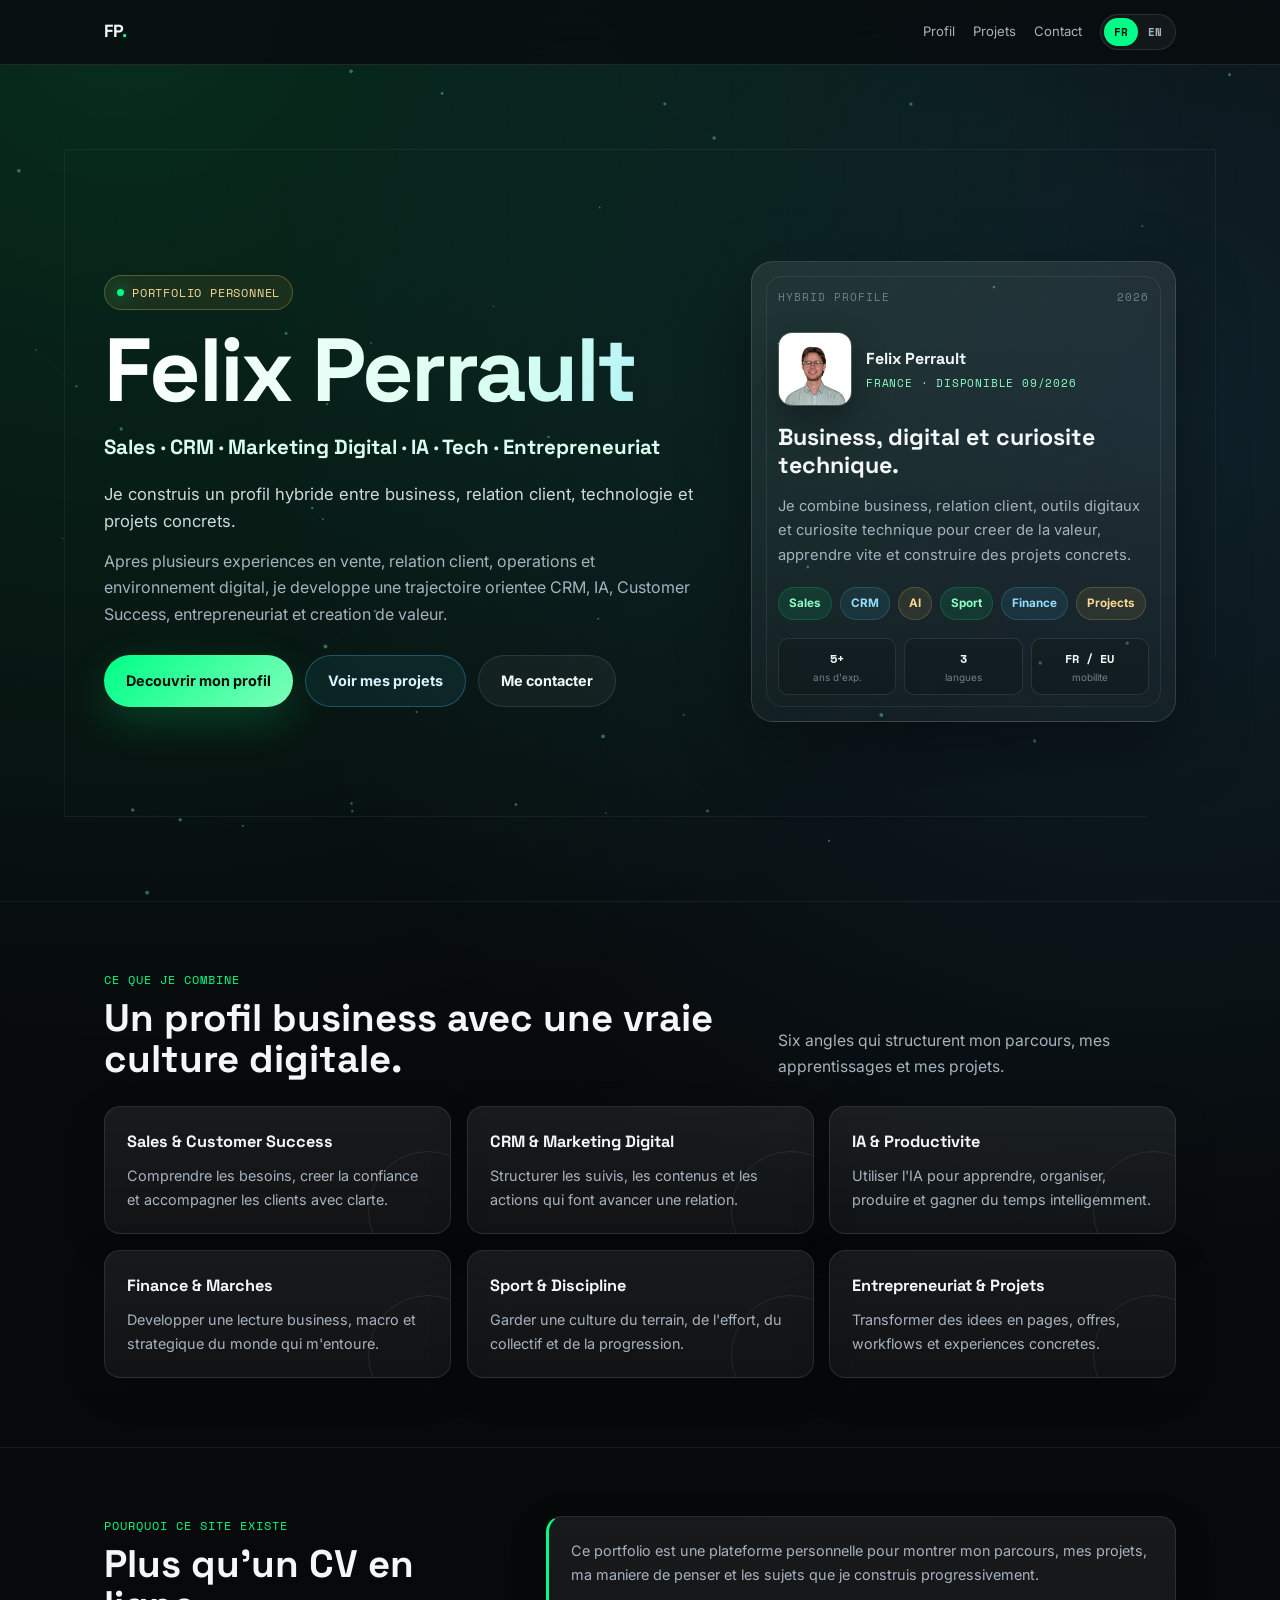
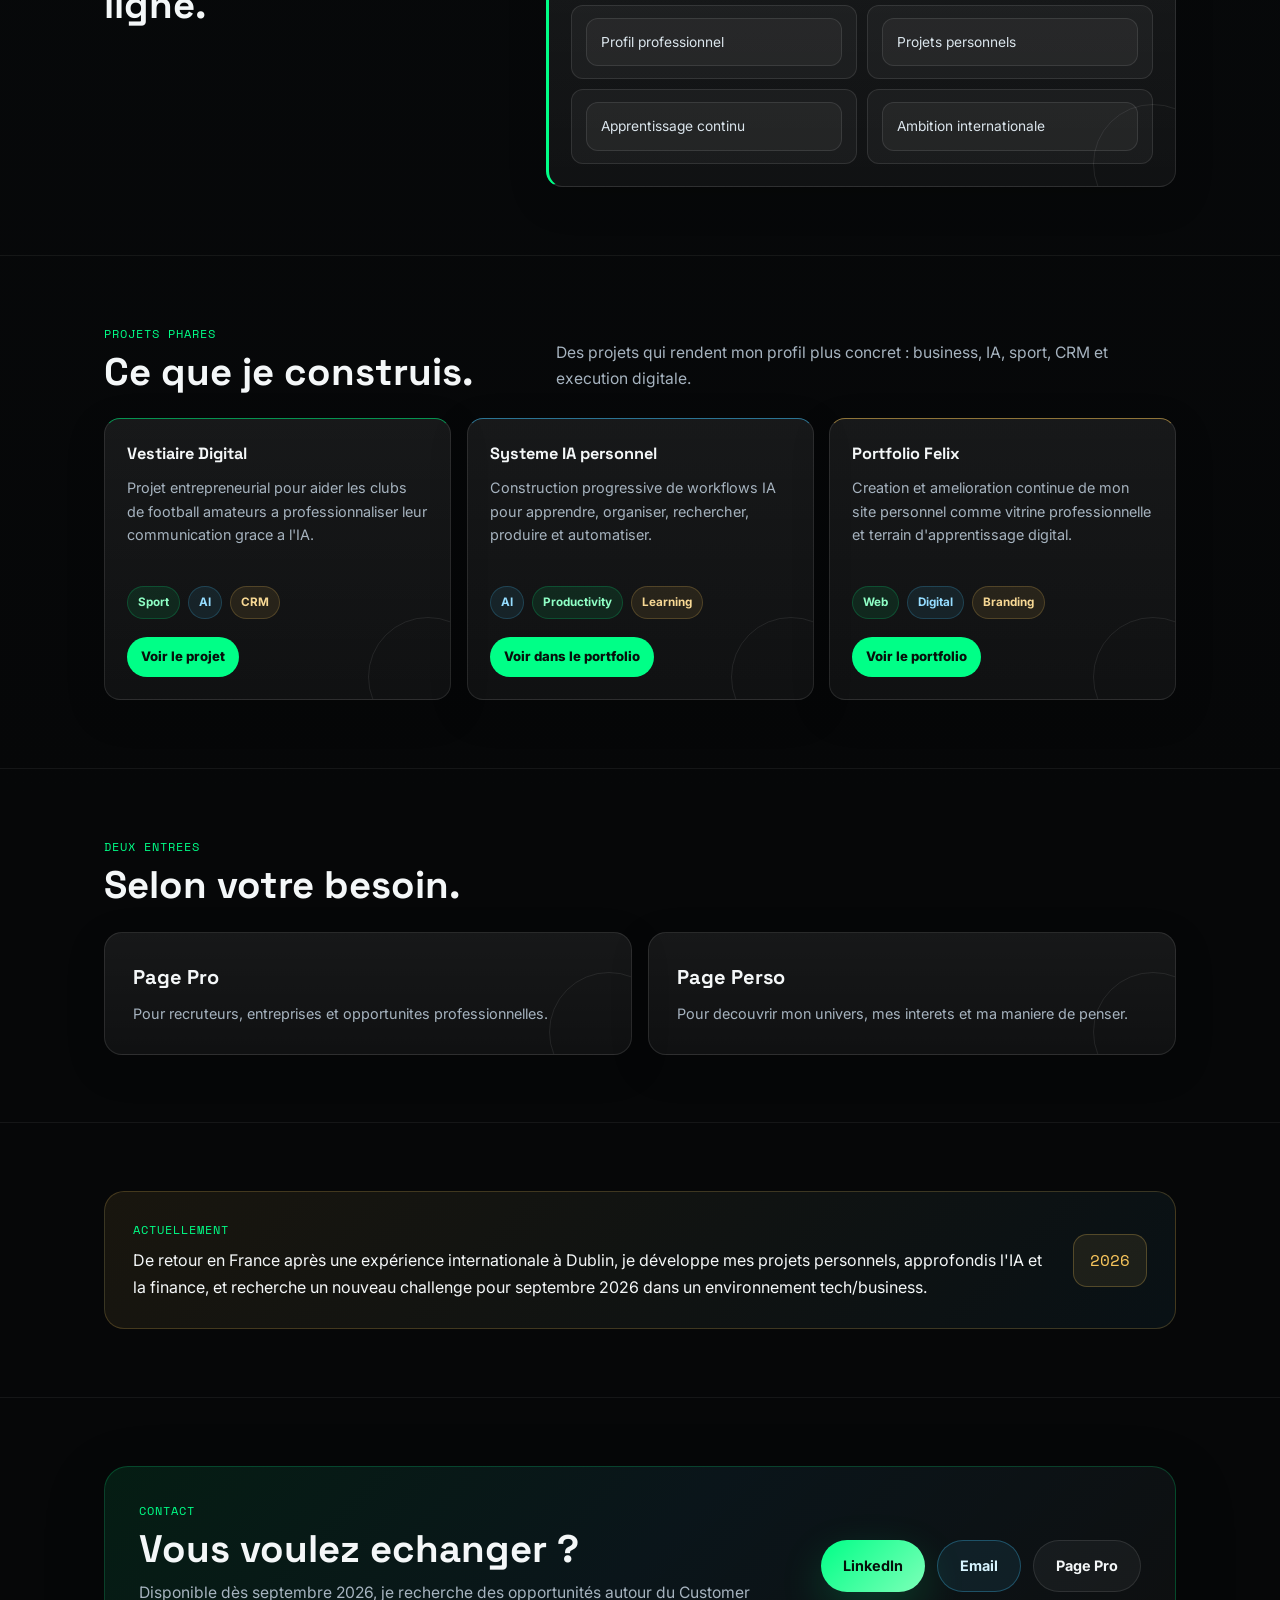
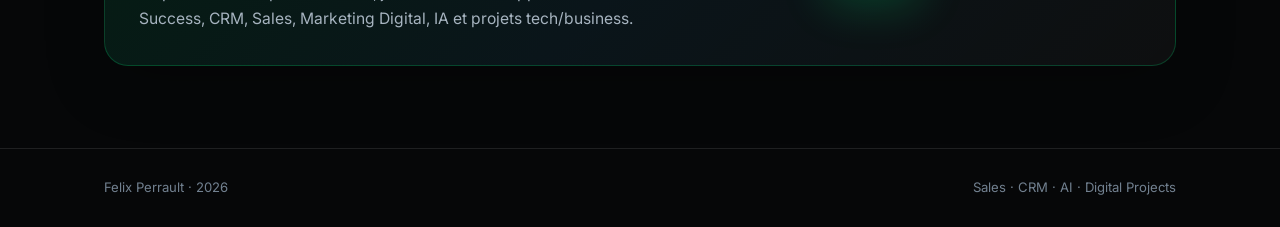
<file: index.html>
<!DOCTYPE html>
<html lang="fr" data-theme="dark" data-lang="fr">
<head>
  <meta charset="UTF-8">
  <meta name="viewport" content="width=device-width, initial-scale=1.0">
  <title>Felix Perrault | Sales, CRM, AI & Digital Projects</title>
  <meta name="description" content="Portfolio personnel de Felix Perrault, profil hybride Sales, CRM, Customer Success, Marketing Digital et IA, basé en France et disponible dès septembre 2026.">
  <meta property="og:title" content="Felix Perrault | Sales, CRM, AI & Digital Projects">
  <meta property="og:description" content="Profil hybride Sales, CRM, Customer Success, Marketing Digital et IA, basé en France et disponible dès septembre 2026.">
  <meta property="og:type" content="website">
  <meta property="og:url" content="https://felixperrault.com/">
  <meta name="author" content="Felix Perrault">
  <link rel="icon" href="data:image/svg+xml,<svg xmlns='http://www.w3.org/2000/svg' viewBox='0 0 100 100'><rect width='100' height='100' rx='20' fill='%23080808'/><text x='50' y='68' font-family='monospace' font-size='44' font-weight='bold' fill='%2300ff87' text-anchor='middle'>FP</text></svg>">
  <link rel="preconnect" href="https://fonts.googleapis.com">
  <link rel="preconnect" href="https://fonts.gstatic.com" crossorigin>
  <link href="https://fonts.googleapis.com/css2?family=Inter:wght@400;500;600;700;800&family=Space+Grotesk:wght@500;600;700&family=Space+Mono:wght@400;700&display=swap" rel="stylesheet">
  <style>
    *,*::before,*::after{box-sizing:border-box;margin:0;padding:0}
    :root{
      --bg:#080b0d;
      --bg2:#0d1216;
      --panel:rgba(255,255,255,.045);
      --panel2:rgba(255,255,255,.07);
      --text:#f4f7f8;
      --muted:#a6b3bf;
      --soft:#728190;
      --line:rgba(255,255,255,.1);
      --green:#00ff87;
      --blue:#44c7ff;
      --gold:#f8c65c;
      --orange:#ff8a3d;
      --shadow:rgba(0,0,0,.38);
    }
    html{scroll-behavior:smooth;scroll-padding-top:84px}
    body{font-family:Inter,system-ui,sans-serif;background:
      radial-gradient(circle at 10% 0%,rgba(0,255,135,.14),transparent 30%),
      radial-gradient(circle at 90% 12%,rgba(68,199,255,.12),transparent 28%),
      linear-gradient(180deg,var(--bg),#060708 70%);
      color:var(--text);line-height:1.65;overflow-x:hidden}
    body::before{content:"";position:fixed;inset:0;pointer-events:none;background:
      linear-gradient(90deg,rgba(255,255,255,.025) 1px,transparent 1px),
      linear-gradient(rgba(255,255,255,.018) 1px,transparent 1px);
      background-size:56px 56px;mask-image:linear-gradient(to bottom,black,transparent 70%);opacity:.55}
    .page-progress{position:fixed;top:0;left:0;z-index:50;width:0;height:3px;background:linear-gradient(90deg,var(--green),var(--blue),var(--gold));box-shadow:0 0 18px rgba(0,255,135,.45);pointer-events:none}
    a{color:inherit;text-decoration:none}
    .container{width:min(1120px,100%);margin:0 auto;padding:0 24px}
    .nav{position:sticky;top:0;z-index:20;background:rgba(8,11,13,.78);backdrop-filter:blur(18px);border-bottom:1px solid var(--line)}
    .nav-in{height:64px;display:flex;align-items:center;justify-content:space-between;gap:18px}
    .brand{font-family:"Space Grotesk",sans-serif;font-size:1.1rem;font-weight:800;letter-spacing:.2px}
    .brand span{color:var(--green)}
    .nav-links{display:flex;align-items:center;gap:18px;font-size:.82rem;color:var(--muted)}
    .nav-links a{transition:color .2s}
    .nav-links a:hover{color:var(--text)}
    .lang-sw{display:inline-flex;border:1px solid var(--line);border-radius:999px;background:rgba(255,255,255,.045);padding:3px}
    .lang-sw button{border:0;background:transparent;color:var(--muted);font-family:"Space Mono",monospace;font-size:.68rem;font-weight:700;padding:6px 10px;border-radius:999px;cursor:pointer}
    .lang-sw button.active{background:var(--green);color:#07100b}
    .hero{position:relative;min-height:calc(100vh - 64px);display:flex;align-items:center;padding:76px 0 60px;isolation:isolate;overflow:hidden}
    .hero::before{content:"";position:absolute;inset:10% 5%;z-index:-1;border:1px solid rgba(255,255,255,.055);clip-path:polygon(0 0,100% 0,100% 76%,94% 76%,94% 100%,0 100%);pointer-events:none}
    .hero-canvas{position:absolute;inset:0;width:100%;height:100%;z-index:-2;pointer-events:none;opacity:.82}
    .hero-grid{position:relative;z-index:1;display:grid;grid-template-columns:minmax(0,1.05fr) minmax(320px,.75fr);gap:52px;align-items:center}
    .eyebrow{display:inline-flex;align-items:center;gap:8px;margin-bottom:18px;padding:7px 12px;border:1px solid rgba(248,198,92,.28);border-radius:999px;background:rgba(248,198,92,.08);font-family:"Space Mono",monospace;font-size:.72rem;color:#f7d894;text-transform:uppercase;letter-spacing:.8px}
    .eyebrow::before{content:"";width:7px;height:7px;border-radius:50%;background:var(--green);box-shadow:0 0 18px var(--green)}
    h1,h2,h3{font-family:"Space Grotesk",sans-serif}
    h1{font-size:clamp(2.8rem,7vw,5.7rem);line-height:.95;letter-spacing:-.03em;margin-bottom:18px;background:linear-gradient(105deg,#fff 0%,#d8fff0 38%,#8fe7ff 64%,#fff 100%);background-size:180% 100%;background-clip:text;-webkit-background-clip:text;color:transparent;animation:titleShift 7s linear infinite}
    @keyframes titleShift{to{background-position:180% 0}}
    .hero-sub{font-family:"Space Grotesk",sans-serif;font-size:clamp(1.02rem,2vw,1.28rem);font-weight:700;color:#d9fff0;margin-bottom:16px}
    .hero-lead{font-size:1.04rem;color:#d1d9df;max-width:650px;margin-bottom:12px}
    .hero-small{color:var(--muted);max-width:620px;margin-bottom:28px}
    .actions{display:flex;gap:12px;flex-wrap:wrap}
    .btn{display:inline-flex;align-items:center;justify-content:center;gap:8px;padding:13px 22px;border-radius:999px;font-weight:700;font-size:.9rem;transition:transform .2s,border-color .2s,background .2s,box-shadow .2s;min-height:48px;will-change:transform}
    .btn:hover{transform:translateY(-3px)}
    .btn-primary{background:linear-gradient(135deg,var(--green),#7dffb8);color:#06100b;box-shadow:0 16px 44px rgba(0,255,135,.18)}
    .btn-secondary{border:1px solid rgba(68,199,255,.3);background:rgba(68,199,255,.08);color:#d7f4ff}
    .btn-ghost{border:1px solid var(--line);background:rgba(255,255,255,.045);color:var(--text)}
    .identity-card{position:relative;overflow:hidden;border:1px solid rgba(255,255,255,.13);border-radius:22px;background:linear-gradient(180deg,rgba(255,255,255,.085),rgba(255,255,255,.035));box-shadow:0 24px 70px var(--shadow);padding:26px;transform-style:preserve-3d;will-change:transform;transition:transform .18s ease-out,border-color .25s,box-shadow .25s}
    .identity-card:hover{border-color:rgba(68,199,255,.32);box-shadow:0 28px 80px rgba(0,0,0,.46),0 0 40px rgba(68,199,255,.08)}
    .identity-card::before{content:"";position:absolute;inset:14px;border:1px solid rgba(255,255,255,.08);border-radius:16px;pointer-events:none}
    .signal{position:relative;z-index:1;display:grid;gap:14px}
    .signal-top{display:flex;justify-content:space-between;gap:14px;color:var(--soft);font-family:"Space Mono",monospace;font-size:.7rem;text-transform:uppercase;letter-spacing:1px}
    .profile-row{display:flex;align-items:center;gap:14px;padding:12px 0 4px}
    .profile-photo{width:74px;height:74px;flex:0 0 auto;object-fit:cover;object-position:center 28%;border-radius:14px;border:1px solid rgba(255,255,255,.2);box-shadow:0 14px 34px rgba(0,0,0,.35)}
    .profile-meta strong{display:block;font-family:"Space Grotesk",sans-serif;font-size:1rem;color:var(--text)}
    .profile-meta span{display:block;margin-top:3px;color:#8fffc5;font-family:"Space Mono",monospace;font-size:.68rem;text-transform:uppercase;letter-spacing:.8px}
    .signal h2{font-size:1.45rem;line-height:1.2}
    .signal p{color:var(--muted);font-size:.92rem}
    .chips{display:flex;flex-wrap:wrap;gap:8px;margin-top:6px}
    .chip{font-size:.73rem;font-weight:700;color:#8fffc5;background:rgba(0,255,135,.09);border:1px solid rgba(0,255,135,.18);padding:6px 10px;border-radius:999px}
    .chip.blue{color:#95ddff;background:rgba(68,199,255,.09);border-color:rgba(68,199,255,.2)}
    .chip.gold{color:#f7d894;background:rgba(248,198,92,.09);border-color:rgba(248,198,92,.2)}
    .signal-metrics{display:grid;grid-template-columns:repeat(3,minmax(0,1fr));gap:8px;padding-top:4px}
    .signal-metrics div{min-width:0;padding:10px 8px;border:1px solid var(--line);border-radius:10px;background:rgba(0,0,0,.16);text-align:center}
    .signal-metrics strong{display:block;color:var(--text);font-family:"Space Mono",monospace;font-size:.72rem;white-space:nowrap}
    .signal-metrics span{display:block;margin-top:3px;color:var(--soft);font-size:.62rem;line-height:1.25}
    section{padding:68px 0;border-top:1px solid rgba(255,255,255,.06)}
    .section-head{display:flex;align-items:end;justify-content:space-between;gap:24px;margin-bottom:26px}
    .section-kicker{font-family:"Space Mono",monospace;font-size:.72rem;color:var(--green);letter-spacing:1px;text-transform:uppercase;margin-bottom:8px}
    .section-title{font-size:clamp(1.65rem,3vw,2.4rem);line-height:1.08}
    .section-sub{max-width:620px;color:var(--muted);font-size:.98rem}
    .grid{display:grid;gap:16px}
    .combo-grid{grid-template-columns:repeat(3,minmax(0,1fr))}
    .card{--mx:50%;--my:50%;position:relative;overflow:hidden;border:1px solid var(--line);border-radius:16px;background:linear-gradient(180deg,var(--panel2),var(--panel));padding:22px;box-shadow:0 12px 38px rgba(0,0,0,.18);transition:transform .25s,border-color .25s,box-shadow .25s;will-change:transform}
    .card::before{content:"";position:absolute;inset:0;background:radial-gradient(260px circle at var(--mx) var(--my),rgba(68,199,255,.13),transparent 66%);opacity:0;transition:opacity .25s;pointer-events:none}
    .card::after{content:"";position:absolute;right:-38px;bottom:-38px;width:120px;height:120px;border-radius:50%;border:1px solid rgba(255,255,255,.08);transition:transform .35s,border-color .35s}
    .card:hover{transform:translateY(-5px);border-color:rgba(68,199,255,.28);box-shadow:0 20px 52px rgba(0,0,0,.28)}
    .card:hover::before{opacity:1}
    .card:hover::after{transform:scale(1.12);border-color:rgba(0,255,135,.22)}
    .card h3{font-size:1.02rem;margin-bottom:8px}
    .card p{position:relative;z-index:1;color:var(--muted);font-size:.9rem}
    .story{display:grid;grid-template-columns:.8fr 1.2fr;gap:22px;align-items:stretch}
    .story-panel{border-left:3px solid var(--green)}
    .mini-list{display:grid;grid-template-columns:repeat(2,minmax(0,1fr));gap:10px}
    .mini-list span{display:block;padding:12px 14px;border:1px solid var(--line);border-radius:12px;background:rgba(255,255,255,.04);font-size:.86rem;color:#dbe5ec}
    .project-grid{grid-template-columns:repeat(3,minmax(0,1fr))}
    .project-card{display:flex;flex-direction:column;min-height:282px}
    .project-card::marker{display:none}
    .project-card:nth-child(1){border-top-color:rgba(0,255,135,.55)}
    .project-card:nth-child(2){border-top-color:rgba(68,199,255,.55)}
    .project-card:nth-child(3){border-top-color:rgba(248,198,92,.55)}
    .project-card .chips{margin-top:auto;padding-top:18px}
    .project-link{margin-top:18px;color:#07100b;background:var(--green);width:max-content;max-width:100%;padding:9px 14px;border-radius:999px;font-size:.82rem;font-weight:800}
    .entry-grid{grid-template-columns:repeat(2,minmax(0,1fr))}
    .entry-card{padding:28px;border-radius:18px}
    .entry-card h3{font-size:1.25rem}
    .now{display:grid;grid-template-columns:1fr auto;gap:24px;align-items:center;border:1px solid rgba(248,198,92,.2);border-radius:20px;background:linear-gradient(135deg,rgba(248,198,92,.08),rgba(68,199,255,.055));padding:28px}
    .year{font-family:"Space Mono",monospace;font-size:1rem;color:var(--gold);border:1px solid rgba(248,198,92,.25);border-radius:14px;padding:12px 16px;background:rgba(248,198,92,.08)}
    .cta{padding-bottom:82px}
    .cta-box{display:grid;grid-template-columns:1fr auto;gap:22px;align-items:center;border:1px solid rgba(0,255,135,.2);border-radius:24px;background:linear-gradient(135deg,rgba(0,255,135,.09),rgba(68,199,255,.075),rgba(255,255,255,.035));padding:34px;box-shadow:0 18px 60px rgba(0,0,0,.24)}
    footer{padding:28px 0;color:var(--soft);border-top:1px solid var(--line);font-size:.82rem}
    .footer-in{display:flex;justify-content:space-between;gap:14px;flex-wrap:wrap}
    .reveal{opacity:0;transform:translateY(26px);transition:opacity .7s ease,transform .7s cubic-bezier(.2,.75,.25,1)}
    .reveal.is-visible{opacity:1;transform:none}
    html[data-lang="en"] [data-lang="fr"]{display:none!important}
    html[data-lang="en"] [data-lang="en"]{display:initial}
    html[data-lang="fr"] [data-lang="en"]{display:none!important}
    @media(max-width:880px){
      .hero{min-height:auto;padding-top:58px}
      .hero::before{inset:6% 18px}
      .hero-grid,.story,.now,.cta-box{grid-template-columns:1fr}
      .identity-card{max-width:520px}
      .section-head{display:block}
      .section-sub{margin-top:10px}
      .combo-grid,.project-grid{grid-template-columns:repeat(2,minmax(0,1fr))}
      .cta-box .actions{justify-content:flex-start}
    }
    @media(max-width:640px){
      .container{padding:0 18px}
      .nav-in{height:auto;min-height:64px;padding:10px 0;align-items:flex-start}
      .nav-links{gap:10px;flex-wrap:wrap;justify-content:flex-end}
      .nav-links a{display:none}
      .combo-grid,.project-grid,.entry-grid,.mini-list{grid-template-columns:1fr}
      section{padding:48px 0}
      .actions{flex-direction:column}
      .btn,.project-link{width:100%}
      .hero-small{margin-bottom:22px}
      .identity-card,.card,.now,.cta-box{border-radius:14px}
      h1{font-size:clamp(2.55rem,15vw,4rem)}
    }
    @media(max-width:420px){
      .signal-metrics{grid-template-columns:1fr}
      .profile-photo{width:64px;height:64px}
    }
    @media(prefers-reduced-motion:reduce){
      html{scroll-behavior:auto}
      *,*::before,*::after{animation-duration:.01ms!important;animation-iteration-count:1!important;transition-duration:.01ms!important}
      .reveal{opacity:1;transform:none}
      .hero-canvas{display:none}
    }
  </style>
</head>
<body>
  <div class="page-progress" id="pageProgress" aria-hidden="true"></div>
  <nav class="nav" aria-label="Navigation principale">
    <div class="container nav-in">
      <a class="brand" href="./">FP<span>.</span></a>
      <div class="nav-links">
        <a href="./pro/"><span data-lang="fr">Profil</span><span data-lang="en">Profile</span></a>
        <a href="#projects"><span data-lang="fr">Projets</span><span data-lang="en">Projects</span></a>
        <a href="#contact">Contact</a>
        <div class="lang-sw" role="group" aria-label="Language">
          <button id="btnFr" type="button" aria-pressed="true">FR</button>
          <button id="btnEn" type="button" aria-pressed="false">EN</button>
        </div>
      </div>
    </div>
  </nav>

  <main>
    <header class="hero">
      <canvas class="hero-canvas" id="heroCanvas" aria-hidden="true"></canvas>
      <div class="container hero-grid">
        <div>
          <span class="eyebrow"><span data-lang="fr">Portfolio personnel</span><span data-lang="en">Personal portfolio</span></span>
          <h1>Felix Perrault</h1>
          <p class="hero-sub">Sales &middot; CRM &middot; Marketing Digital &middot; IA &middot; Tech &middot; Entrepreneuriat</p>
          <p class="hero-lead">
            <span data-lang="fr">Je construis un profil hybride entre business, relation client, technologie et projets concrets.</span>
            <span data-lang="en">I build a hybrid profile across business, customer relationships, technology and concrete projects.</span>
          </p>
          <p class="hero-small">
            <span data-lang="fr">Apres plusieurs experiences en vente, relation client, operations et environnement digital, je developpe une trajectoire orientee CRM, IA, Customer Success, entrepreneuriat et creation de valeur.</span>
            <span data-lang="en">After several experiences in sales, customer relations, operations and digital environments, I am building a path focused on CRM, AI, Customer Success, entrepreneurship and value creation.</span>
          </p>
          <div class="actions">
            <a class="btn btn-primary" href="./pro/"><span data-lang="fr">Decouvrir mon profil</span><span data-lang="en">Explore my profile</span></a>
            <a class="btn btn-secondary" href="#projects"><span data-lang="fr">Voir mes projets</span><span data-lang="en">View my projects</span></a>
            <a class="btn btn-ghost" href="#contact"><span data-lang="fr">Me contacter</span><span data-lang="en">Contact me</span></a>
          </div>
        </div>
        <aside class="identity-card" aria-label="Positionnement">
          <div class="signal">
            <div class="signal-top"><span>Hybrid profile</span><span>2026</span></div>
            <div class="profile-row">
              <img class="profile-photo" src="./assets/images/felix-photo.jpg" alt="Felix Perrault" width="74" height="74">
              <div class="profile-meta">
                <strong>Felix Perrault</strong>
                <span><span data-lang="fr">France · Disponible 09/2026</span><span data-lang="en">France · Available 09/2026</span></span>
              </div>
            </div>
            <h2><span data-lang="fr">Business, digital et curiosite technique.</span><span data-lang="en">Business, digital and technical curiosity.</span></h2>
            <p>
              <span data-lang="fr">Je combine business, relation client, outils digitaux et curiosite technique pour creer de la valeur, apprendre vite et construire des projets concrets.</span>
              <span data-lang="en">I combine business, customer relationship, digital tools and technical curiosity to learn fast, build concrete projects and create value.</span>
            </p>
            <div class="chips">
              <span class="chip">Sales</span>
              <span class="chip blue">CRM</span>
              <span class="chip gold">AI</span>
              <span class="chip">Sport</span>
              <span class="chip blue">Finance</span>
              <span class="chip gold">Projects</span>
            </div>
            <div class="signal-metrics" aria-label="Highlights">
              <div><strong>5+</strong><span data-lang="fr">ans d'exp.</span><span data-lang="en">years exp.</span></div>
              <div><strong>3</strong><span data-lang="fr">langues</span><span data-lang="en">languages</span></div>
              <div><strong>FR / EU</strong><span data-lang="fr">mobilite</span><span data-lang="en">mobility</span></div>
            </div>
          </div>
        </aside>
      </div>
    </header>

    <section id="combine">
      <div class="container">
        <div class="section-head">
          <div>
            <p class="section-kicker"><span data-lang="fr">Ce que je combine</span><span data-lang="en">What I combine</span></p>
            <h2 class="section-title"><span data-lang="fr">Un profil business avec une vraie culture digitale.</span><span data-lang="en">A business profile with real digital culture.</span></h2>
          </div>
          <p class="section-sub"><span data-lang="fr">Six angles qui structurent mon parcours, mes apprentissages et mes projets.</span><span data-lang="en">Six angles that shape my path, my learning and my projects.</span></p>
        </div>
        <div class="grid combo-grid">
          <article class="card"><h3>Sales & Customer Success</h3><p><span data-lang="fr">Comprendre les besoins, creer la confiance et accompagner les clients avec clarte.</span><span data-lang="en">Understanding needs, building trust and supporting customers with clarity.</span></p></article>
          <article class="card"><h3>CRM & Marketing Digital</h3><p><span data-lang="fr">Structurer les suivis, les contenus et les actions qui font avancer une relation.</span><span data-lang="en">Structuring follow-ups, content and actions that move relationships forward.</span></p></article>
          <article class="card"><h3>IA & Productivite</h3><p><span data-lang="fr">Utiliser l'IA pour apprendre, organiser, produire et gagner du temps intelligemment.</span><span data-lang="en">Using AI to learn, organize, produce and save time intelligently.</span></p></article>
          <article class="card"><h3>Finance & Marches</h3><p><span data-lang="fr">Developper une lecture business, macro et strategique du monde qui m'entoure.</span><span data-lang="en">Developing a business, macro and strategic view of the world around me.</span></p></article>
          <article class="card"><h3>Sport & Discipline</h3><p><span data-lang="fr">Garder une culture du terrain, de l'effort, du collectif et de la progression.</span><span data-lang="en">Keeping a culture of the field, effort, teamwork and progression.</span></p></article>
          <article class="card"><h3>Entrepreneuriat & Projets</h3><p><span data-lang="fr">Transformer des idees en pages, offres, workflows et experiences concretes.</span><span data-lang="en">Turning ideas into pages, offers, workflows and concrete experiences.</span></p></article>
        </div>
      </div>
    </section>

    <section id="why">
      <div class="container story">
        <div>
          <p class="section-kicker"><span data-lang="fr">Pourquoi ce site existe</span><span data-lang="en">Why this site exists</span></p>
          <h2 class="section-title"><span data-lang="fr">Plus qu'un CV en ligne.</span><span data-lang="en">More than an online resume.</span></h2>
        </div>
        <div class="card story-panel">
          <p>
            <span data-lang="fr">Ce portfolio est une plateforme personnelle pour montrer mon parcours, mes projets, ma maniere de penser et les sujets que je construis progressivement.</span>
            <span data-lang="en">This portfolio is a personal platform to show my path, my projects, my way of thinking and the topics I am progressively building.</span>
          </p>
          <div class="mini-list" style="margin-top:18px">
            <span><span data-lang="fr">Profil professionnel</span><span data-lang="en">Professional profile</span></span>
            <span><span data-lang="fr">Projets personnels</span><span data-lang="en">Personal projects</span></span>
            <span><span data-lang="fr">Apprentissage continu</span><span data-lang="en">Continuous learning</span></span>
            <span><span data-lang="fr">Ambition internationale</span><span data-lang="en">International ambition</span></span>
          </div>
        </div>
      </div>
    </section>

    <section id="projects">
      <div class="container">
        <div class="section-head">
          <div>
            <p class="section-kicker"><span data-lang="fr">Projets phares</span><span data-lang="en">Featured projects</span></p>
            <h2 class="section-title"><span data-lang="fr">Ce que je construis.</span><span data-lang="en">What I am building.</span></h2>
          </div>
          <p class="section-sub"><span data-lang="fr">Des projets qui rendent mon profil plus concret : business, IA, sport, CRM et execution digitale.</span><span data-lang="en">Projects that make my profile tangible: business, AI, sport, CRM and digital execution.</span></p>
        </div>
        <div class="grid project-grid">
          <article class="card project-card">
            <h3>Vestiaire Digital</h3>
            <p><span data-lang="fr">Projet entrepreneurial pour aider les clubs de football amateurs a professionnaliser leur communication grace a l'IA.</span><span data-lang="en">Entrepreneurial project helping amateur football clubs professionalize their communication with AI.</span></p>
            <div class="chips"><span class="chip">Sport</span><span class="chip blue">AI</span><span class="chip gold">CRM</span></div>
            <a class="project-link" href="./pro/#portfolio"><span data-lang="fr">Voir le projet</span><span data-lang="en">View project</span></a>
          </article>
          <article class="card project-card">
            <h3><span data-lang="fr">Systeme IA personnel</span><span data-lang="en">Personal AI system</span></h3>
            <p><span data-lang="fr">Construction progressive de workflows IA pour apprendre, organiser, rechercher, produire et automatiser.</span><span data-lang="en">Progressive build of AI workflows to learn, organize, research, produce and automate.</span></p>
            <div class="chips"><span class="chip blue">AI</span><span class="chip">Productivity</span><span class="chip gold">Learning</span></div>
            <a class="project-link" href="./pro/#portfolio"><span data-lang="fr">Voir dans le portfolio</span><span data-lang="en">View in portfolio</span></a>
          </article>
          <article class="card project-card">
            <h3>Portfolio Felix</h3>
            <p><span data-lang="fr">Creation et amelioration continue de mon site personnel comme vitrine professionnelle et terrain d'apprentissage digital.</span><span data-lang="en">Continuous creation and improvement of my personal website as a professional showcase and digital learning ground.</span></p>
            <div class="chips"><span class="chip">Web</span><span class="chip blue">Digital</span><span class="chip gold">Branding</span></div>
            <a class="project-link" href="./pro/#portfolio"><span data-lang="fr">Voir le portfolio</span><span data-lang="en">View portfolio</span></a>
          </article>
        </div>
      </div>
    </section>

    <section id="entries">
      <div class="container">
        <div class="section-head">
          <div>
            <p class="section-kicker"><span data-lang="fr">Deux entrees</span><span data-lang="en">Two entry points</span></p>
            <h2 class="section-title"><span data-lang="fr">Selon votre besoin.</span><span data-lang="en">Depending on what you need.</span></h2>
          </div>
        </div>
        <div class="grid entry-grid">
          <a class="card entry-card" href="./pro/">
            <h3><span data-lang="fr">Page Pro</span><span data-lang="en">Pro page</span></h3>
            <p><span data-lang="fr">Pour recruteurs, entreprises et opportunites professionnelles.</span><span data-lang="en">For recruiters, companies and professional opportunities.</span></p>
          </a>
          <a class="card entry-card" href="./perso/">
            <h3><span data-lang="fr">Page Perso</span><span data-lang="en">Personal page</span></h3>
            <p><span data-lang="fr">Pour decouvrir mon univers, mes interets et ma maniere de penser.</span><span data-lang="en">To discover my universe, interests and way of thinking.</span></p>
          </a>
        </div>
      </div>
    </section>

    <section id="now">
      <div class="container">
        <div class="now">
          <div>
            <p class="section-kicker"><span data-lang="fr">Actuellement</span><span data-lang="en">Currently</span></p>
            <p>
              <span data-lang="fr">De retour en France apr&egrave;s une exp&eacute;rience internationale &agrave; Dublin, je d&eacute;veloppe mes projets personnels, approfondis l'IA et la finance, et recherche un nouveau challenge pour septembre 2026 dans un environnement tech/business.</span>
              <span data-lang="en">Back in France after an international experience in Dublin, I am developing personal projects, deepening my knowledge of AI and finance, and looking for a new challenge from September 2026 in a tech/business environment.</span>
            </p>
          </div>
          <div class="year">2026</div>
        </div>
      </div>
    </section>

    <section class="cta" id="contact">
      <div class="container">
        <div class="cta-box">
          <div>
            <p class="section-kicker">Contact</p>
            <h2 class="section-title"><span data-lang="fr">Vous voulez echanger ?</span><span data-lang="en">Want to talk?</span></h2>
            <p class="section-sub" style="margin-top:10px">
              <span data-lang="fr">Disponible d&egrave;s septembre 2026, je recherche des opportunit&eacute;s autour du Customer Success, CRM, Sales, Marketing Digital, IA et projets tech/business.</span>
              <span data-lang="en">Available from September 2026, I am looking for opportunities in Customer Success, CRM, Sales, Digital Marketing, AI and tech/business projects.</span>
            </p>
          </div>
          <div class="actions">
            <a class="btn btn-primary" href="https://www.linkedin.com/in/felix-perrault/" target="_blank" rel="noopener">LinkedIn</a>
            <a class="btn btn-secondary" href="mailto:abonnementsfelix@gmail.com">Email</a>
            <a class="btn btn-ghost" href="./pro/"><span data-lang="fr">Page Pro</span><span data-lang="en">Pro page</span></a>
          </div>
        </div>
      </div>
    </section>
  </main>

  <footer>
    <div class="container footer-in">
      <span>Felix Perrault &middot; 2026</span>
      <span>Sales &middot; CRM &middot; AI &middot; Digital Projects</span>
    </div>
  </footer>

  <script>
    (function(){
      var html=document.documentElement;
      var btnFr=document.getElementById('btnFr');
      var btnEn=document.getElementById('btnEn');
      function setLang(lang){
        html.setAttribute('data-lang',lang);
        html.setAttribute('lang',lang);
        localStorage.setItem('lang',lang);
        btnFr.classList.toggle('active',lang==='fr');
        btnEn.classList.toggle('active',lang==='en');
        btnFr.setAttribute('aria-pressed',lang==='fr');
        btnEn.setAttribute('aria-pressed',lang==='en');
      }
      btnFr.addEventListener('click',function(){setLang('fr')});
      btnEn.addEventListener('click',function(){setLang('en')});
      setLang(localStorage.getItem('lang')||'fr');

      var reduceMotion=window.matchMedia('(prefers-reduced-motion: reduce)').matches;
      var progress=document.getElementById('pageProgress');
      function updateProgress(){
        var max=document.documentElement.scrollHeight-window.innerHeight;
        progress.style.width=(max>0?Math.min(100,(window.scrollY/max)*100):0)+'%';
      }
      updateProgress();
      window.addEventListener('scroll',updateProgress,{passive:true});

      var revealItems=document.querySelectorAll('.section-head,.card,.now,.cta-box');
      revealItems.forEach(function(el){el.classList.add('reveal')});
      if('IntersectionObserver' in window&&!reduceMotion){
        var revealObserver=new IntersectionObserver(function(entries){
          entries.forEach(function(entry){
            if(entry.isIntersecting){entry.target.classList.add('is-visible');revealObserver.unobserve(entry.target)}
          });
        },{threshold:.12,rootMargin:'0px 0px -30px'});
        revealItems.forEach(function(el){revealObserver.observe(el)});
      }else{
        revealItems.forEach(function(el){el.classList.add('is-visible')});
      }

      if(!reduceMotion&&window.matchMedia('(pointer:fine)').matches){
        document.querySelectorAll('.card').forEach(function(card){
          card.addEventListener('pointermove',function(event){
            var rect=card.getBoundingClientRect();
            card.style.setProperty('--mx',(event.clientX-rect.left)+'px');
            card.style.setProperty('--my',(event.clientY-rect.top)+'px');
          });
        });
        var identity=document.querySelector('.identity-card');
        identity.addEventListener('pointermove',function(event){
          var rect=identity.getBoundingClientRect();
          var x=(event.clientX-rect.left)/rect.width-.5;
          var y=(event.clientY-rect.top)/rect.height-.5;
          identity.style.transform='perspective(900px) rotateX('+(-y*5)+'deg) rotateY('+(x*6)+'deg) translateY(-3px)';
        });
        identity.addEventListener('pointerleave',function(){identity.style.transform=''});
      }

      var canvas=document.getElementById('heroCanvas');
      var hero=document.querySelector('.hero');
      if(canvas&&hero&&!reduceMotion){
        var ctx=canvas.getContext('2d');
        var particles=[];
        var pointer={x:-9999,y:-9999};
        function resizeCanvas(){
          var rect=hero.getBoundingClientRect();
          var dpr=Math.min(window.devicePixelRatio||1,2);
          canvas.width=Math.round(rect.width*dpr);canvas.height=Math.round(rect.height*dpr);
          canvas.style.width=rect.width+'px';canvas.style.height=rect.height+'px';
          ctx.setTransform(dpr,0,0,dpr,0,0);
          var count=Math.max(20,Math.min(48,Math.floor(rect.width/28)));
          particles=Array.from({length:count},function(){return{x:Math.random()*rect.width,y:Math.random()*rect.height,vx:(Math.random()-.5)*.24,vy:(Math.random()-.5)*.24,r:Math.random()*1.4+.6}});
        }
        hero.addEventListener('pointermove',function(event){var rect=hero.getBoundingClientRect();pointer.x=event.clientX-rect.left;pointer.y=event.clientY-rect.top});
        hero.addEventListener('pointerleave',function(){pointer.x=-9999;pointer.y=-9999});
        function animateCanvas(){
          var width=hero.clientWidth,height=hero.clientHeight;
          ctx.clearRect(0,0,width,height);
          particles.forEach(function(p,i){
            p.x+=p.vx;p.y+=p.vy;
            if(p.x<0||p.x>width)p.vx*=-1;if(p.y<0||p.y>height)p.vy*=-1;
            var pd=Math.hypot(p.x-pointer.x,p.y-pointer.y);
            if(pd<120&&pd>0){p.x+=(p.x-pointer.x)/pd*.35;p.y+=(p.y-pointer.y)/pd*.35}
            ctx.beginPath();ctx.arc(p.x,p.y,p.r,0,Math.PI*2);ctx.fillStyle='rgba(112,236,186,.5)';ctx.fill();
            for(var j=i+1;j<particles.length;j++){
              var q=particles[j],d=Math.hypot(p.x-q.x,p.y-q.y);
              if(d<118){ctx.beginPath();ctx.moveTo(p.x,p.y);ctx.lineTo(q.x,q.y);ctx.strokeStyle='rgba(68,199,255,'+((1-d/118)*.13)+')';ctx.lineWidth=.7;ctx.stroke()}
            }
          });
          requestAnimationFrame(animateCanvas);
        }
        resizeCanvas();animateCanvas();window.addEventListener('resize',resizeCanvas);
      }
    })();
  </script>
</body>
</html>
</file>
